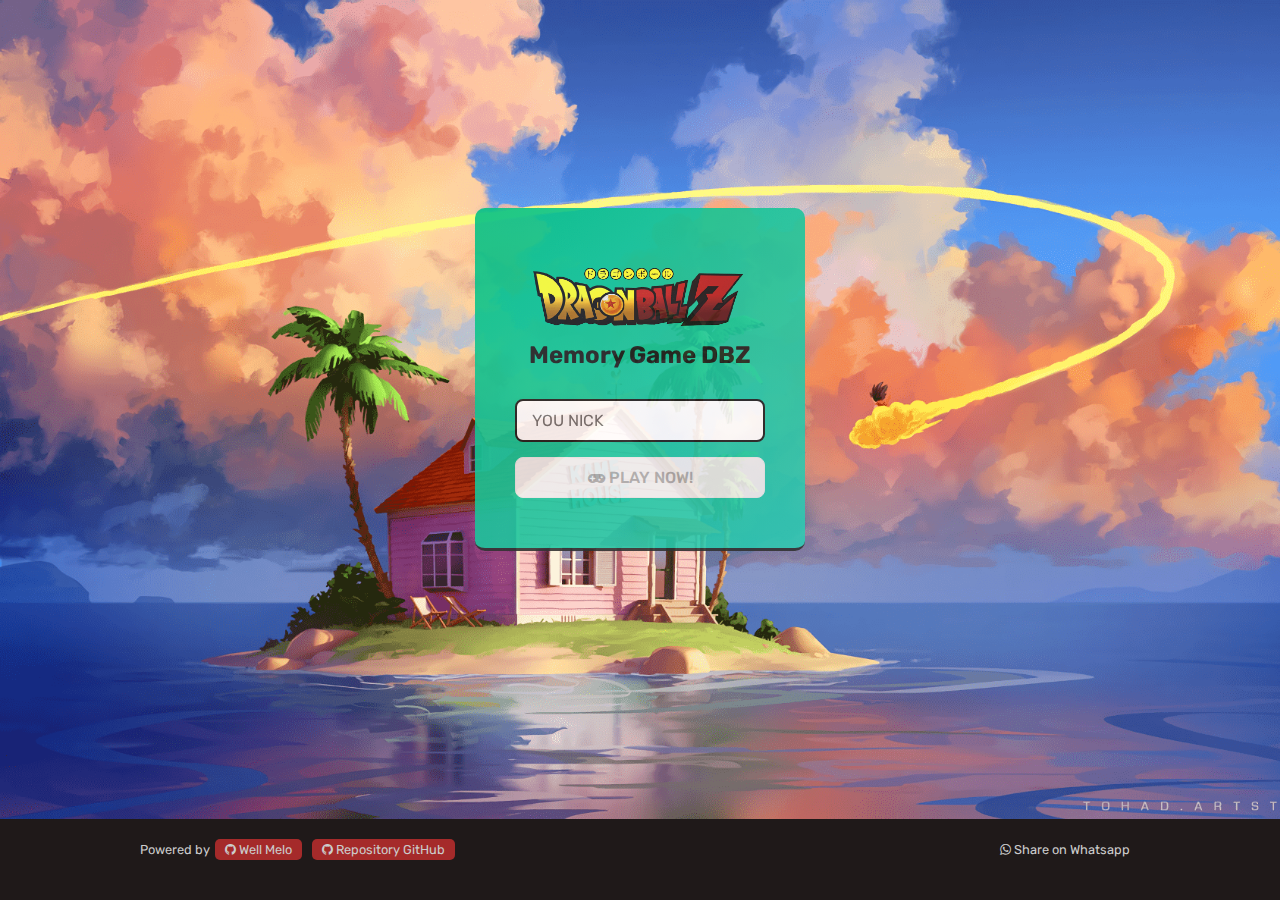
<file: index.html>
<!DOCTYPE html>
<html lang="en">

<head>
    <meta charset="UTF-8" />
    <meta name="viewport" content="width=device-width, initial-scale=1.0" />
    <title>Memory Game DBZ | Well Melo</title>

    <meta property="og:url" content="https://memorygame.wellmelo.com" />
    <meta property="og:type" content="website" />
    <meta property="og:title" content="Memory Game - Dragon Ball Z" />
    <meta property="og:description"
        content="Memory game with Dragon Ball Z theme, have fun and share with your friends!" />
    <meta property="og:image" itemprop="image"
        content="https://memorygame.wellmelo.com/images/memory-game-dbz-wellmelo.jpg" />
    <meta property="og:image:alt" content="Memory Game - Dragon Ball Z" />
    <meta property="og:site_name" content="Well Melo - Desenvolvedor Web" />

    <link rel="apple-touch-icon" sizes="180x180" href="/images/apple-touch-icon.png">
    <link rel="icon" type="image/png" sizes="32x32" href="/images/favicon-32x32.png">
    <link rel="icon" type="image/png" sizes="16x16" href="/images/favicon-16x16.png">
    <link rel="manifest" href="/images/site.webmanifest">

    <link rel="stylesheet" href="./css/reset.css">
    <link rel="stylesheet" href="./css/login.css">
    <link rel="stylesheet" href="https://cdnjs.cloudflare.com/ajax/libs/font-awesome/4.7.0/css/font-awesome.min.css">

    <script defer src="./js/login.js"></script>
</head>

<body>
    <main>
        <form class="login-form">

            <div class="login_header">
                <img src="./images/dragonball-z-logo.png" alt="Dragon Ball Z logo">
                <h1>Memory Game DBZ</h1>
            </div>
            <span id="nameError">Maximum of 13 characters allowed.</span>
            <input type="text" placeholder="YOU NICK" class="login_input" id="nameInput">


            <button type="submit" class="login_button" disabled><i class="fa fa-gamepad" aria-hidden="true"></i> PLAY
                NOW!</button>

        </form>
    </main>

    <footer class="footer_container">
        <div class="footer_container_row">
            <div class="footer_left">
                Powered by
                <a href="https://github.com/wellmelo" target="_blank"><i class="fa fa-github"
                        aria-hidden="true"></i>Well Melo</a>
                <a href="https://github.com/wellmelo/memory-game" target="_blank" class="footer_link"> <i
                        class="fa fa-github" aria-hidden="true"></i>Repository GitHub</a>
            </div>
            <div class="footer_right">
                <a class="whts"
                    href="https://api.whatsapp.com/send?text=Olha que top esse jogo da memória com tema do Dragon Ball Z!! https://memorygame.wellmelo.com"
                    target="_blank" data-action="share/whatsapp/share">
                    <i class="fa fa-whatsapp"></i> Share on Whatsapp
                </a>
            </div>
        </div>
    </footer>
    <!-- Google tag (gtag.js) -->
    <script async src="https://www.googletagmanager.com/gtag/js?id=G-3PXDVS933Z"></script>
    <script>
        window.dataLayer = window.dataLayer || [];
        function gtag() { dataLayer.push(arguments); }
        gtag('js', new Date());

        gtag('config', 'G-3PXDVS933Z');
    </script>
</body>

</html>
</file>
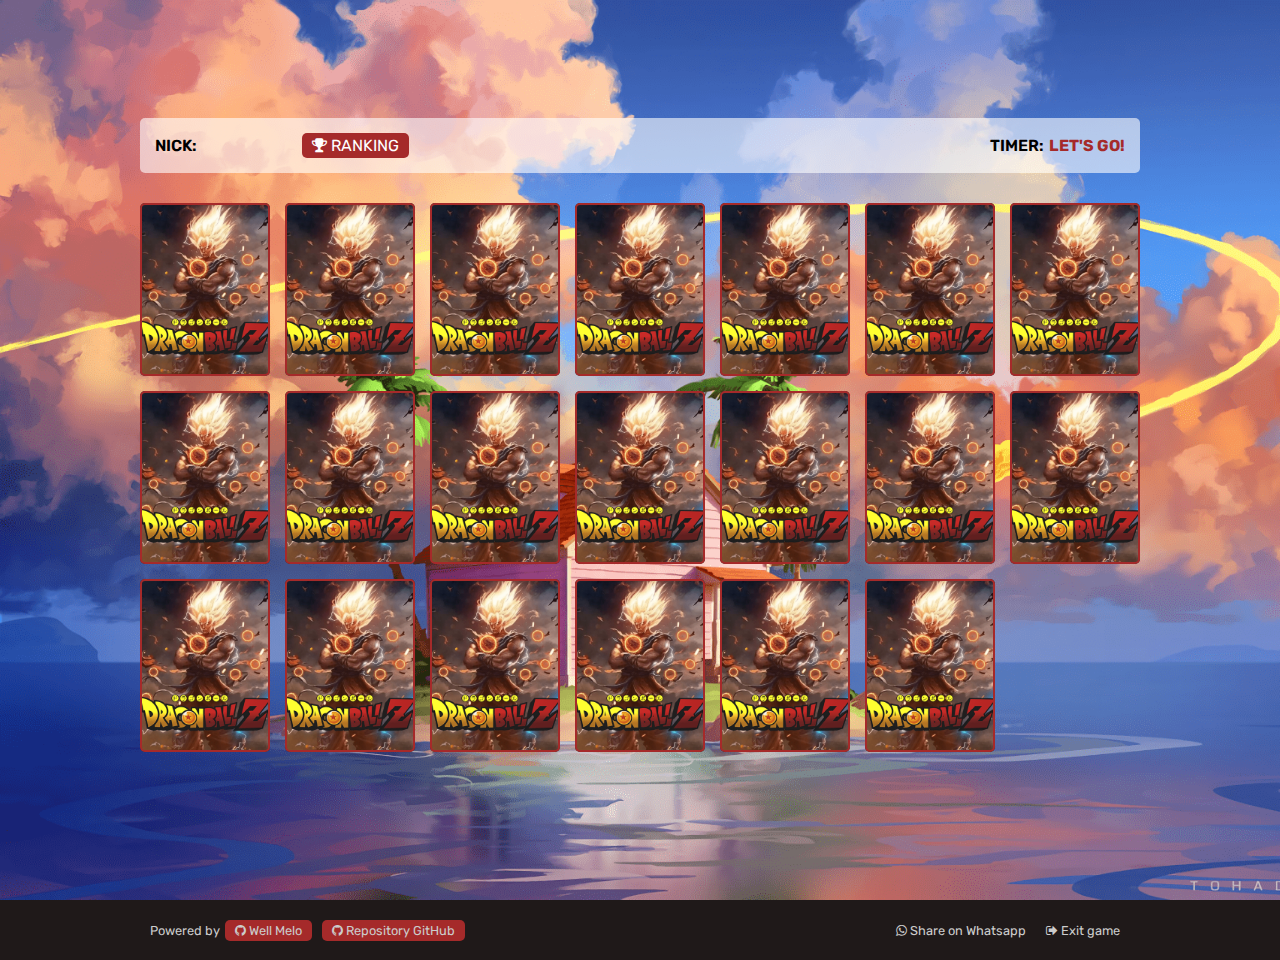
<file: game/index.html>
<!DOCTYPE html>
<html lang="en">

<head>
    <meta charset="UTF-8" />
    <meta name="viewport" content="width=device-width, initial-scale=1.0" />
    <title>Memory Game DBZ | Well Melo</title>

    <meta property="og:url" content="https://memorygame.wellmelo.com" />
    <meta property="og:type" content="website" />
    <meta property="og:title" content="Memory Game - Dragon Ball Z" />
    <meta property="og:description"
        content="Memory game with Dragon Ball Z theme, have fun and share with your friends!" />
    <meta property="og:image" itemprop="image"
        content="https://memorygame.wellmelo.com/images/memory-game-dbz-wellmelo.jpg" />
    <meta property="og:image:alt" content="Memory Game - Dragon Ball Z" />
    <meta property="og:site_name" content="Well Melo - Desenvolvedor Web" />

    <link rel="apple-touch-icon" sizes="180x180" href="/images/apple-touch-icon.png">
    <link rel="icon" type="image/png" sizes="32x32" href="/images/favicon-32x32.png">
    <link rel="icon" type="image/png" sizes="16x16" href="/images/favicon-16x16.png">
    <link rel="manifest" href="/images/site.webmanifest">

    <link rel="stylesheet" href="../css/reset.css">
    <link rel="stylesheet" href="../css/game.css">
    <link rel="stylesheet" href="https://cdnjs.cloudflare.com/ajax/libs/font-awesome/4.7.0/css/font-awesome.min.css">
    <script defer src="../js/game.js"></script>

</head>

<body>

    <main class="conteudo">
        <header class="headPai">

            <div class="headLeft">
                <div class="headLeftUm">
                    <div class="nick">NICK:</div>
                    <div class="player"></div>
                </div>

                <div class="headLeftDois">
                    <button id="myBtn2"><i class="fa fa-trophy" aria-hidden="true"></i> RANKING</button>
                </div>
            </div>


            <div class="headRight">
                <div class="headRightUm">
                    <div class="timer-texto">TIMER:</div>
                    <div class="timer"></div>
                    <span id="timerCombined"><b style="color: #a52a2a;">LET'S GO!</b></span>
                </div>
                <div class="headRightDois">
                    <button onClick="window.location.reload();" class="refresh"><i class="fa fa-gamepad"
                            aria-hidden="true"></i> PLAY AGAIN</button>
                </div>
            </div>
        </header>

        <div class="grid"></div>

        <!-- Trigger/Open The Modal -->
        <button id="myBtn"></button>

        <!-- The Modal -->
        <div id="myModal" class="modal">

            <!-- Modal content -->
            <div class="modal-content">
                <div class="close">&times;</div>
                <p>Congratulations
                    <b><span class="nomeplayer"></span></b>
                    ! You completed the game in
                    <b><span id="timerCombined2">00:00</span></b>
                    time!
                </p>
                <img src="../images/gif_clapping.gif" alt="Goku Win!" class="responsive">
                <!--<button onClick="window.location.reload();" class="refresh">PLAY AGAIN</button> -->
            </div>
        </div>

        <!-- The Modal 2 -->
        <div id="myModal2" class="modal2">
            <!-- Modal content -->
            <div class="modal-content2">
                <div class="close2">&times;</div>
                <span><b>Ranking</b> and <b>History</b>
                    <hr>
                </span>

                <div class="avisoRank">
                    <b>Rank is enabled</b> after finding all the cards.
                    <img src="../images/goku.gif" alt="Goku!" class="responsive">
                </div>

                <div class="tabelaRankingList">
                    <table>
                        <thead>
                            <tr>
                                <th>Position</th>
                                <th>Nick</th>
                                <th>Time</th>
                            </tr>
                        </thead>
                        <tbody id="ranking-list">
                        </tbody>
                    </table>
                </div>

                <button onClick="window.location.reload();" class="rankButton"><i class="fa fa-gamepad"
                        aria-hidden="true"></i> PLAY AGAIN</button>
            </div>
        </div>

    </main>

    <footer class="footer_container">
        <div class="footer_container_row">
            <div class="footer_left">
                Powered by
                <a href="https://github.com/wellmelo" target="_blank"><i class="fa fa-github"
                        aria-hidden="true"></i>Well Melo</a>
                <a href="https://github.com/wellmelo/memory-game" target="_blank" class="footer_link"> <i
                        class="fa fa-github" aria-hidden="true"></i>Repository GitHub</a>

            </div>
            <div class="footer_right">
                <a class="whts"
                    href="https://api.whatsapp.com/send?text=Olha que top esse jogo da memória com tema do Dragon Ball Z!! https://memorygame.wellmelo.com"
                    target="_blank" data-action="share/whatsapp/share">
                    <i class="fa fa-whatsapp"></i> Share on Whatsapp
                </a>
                <a href="/"><i class="fa fa-sign-out" aria-hidden="true"></i> Exit game</a>
            </div>
        </div>
    </footer>
    <!-- Google tag (gtag.js) -->
    <script async src="https://www.googletagmanager.com/gtag/js?id=G-3PXDVS933Z"></script>
    <script>
        window.dataLayer = window.dataLayer || [];
        function gtag() { dataLayer.push(arguments); }
        gtag('js', new Date());

        gtag('config', 'G-3PXDVS933Z');
    </script>
</body>

</html>
</file>
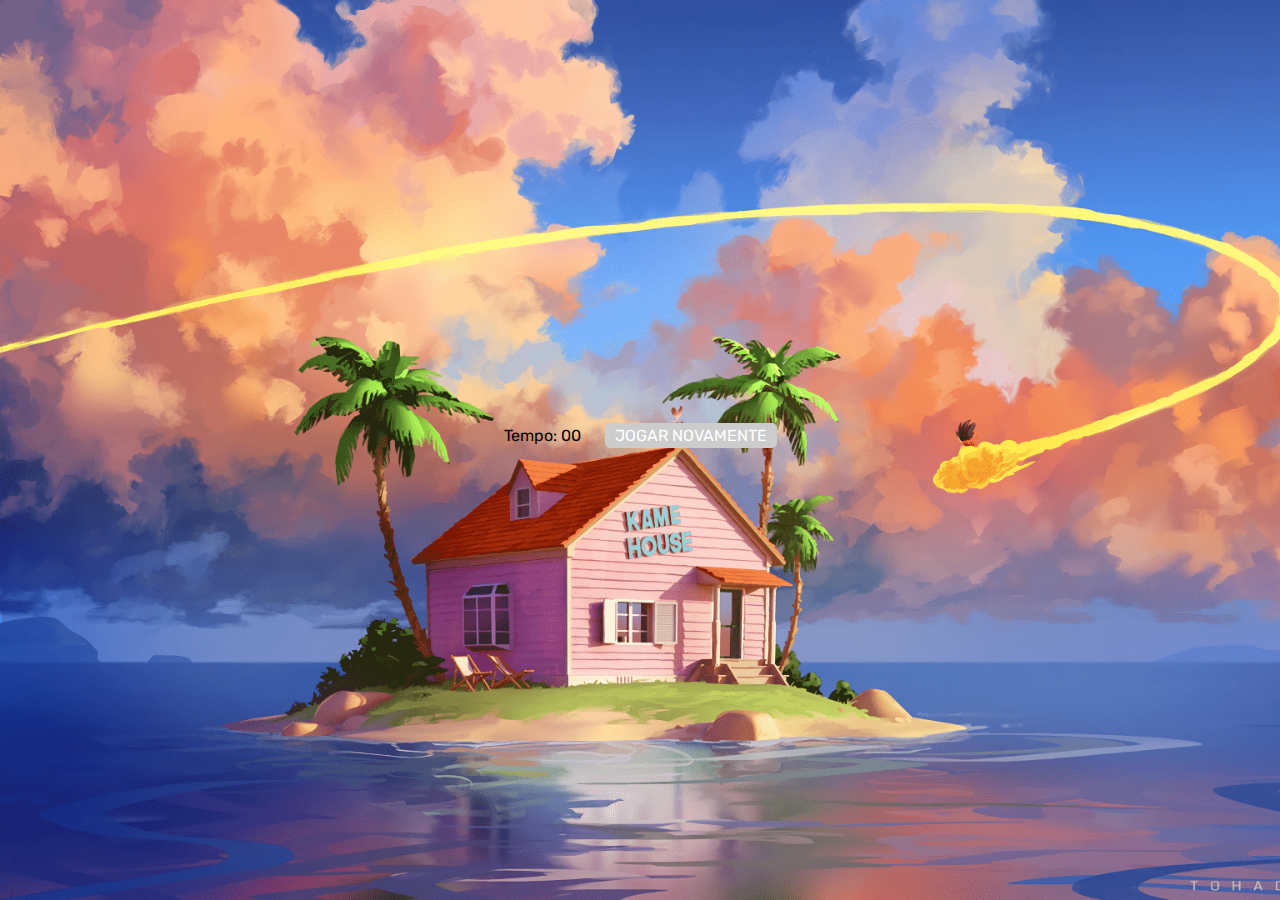
<file: pages/game.html>
<!DOCTYPE html>
<html lang="en">
<head>
    <meta charset="UTF-8">
    <meta http-equiv="X-UA-Compatible" content="IE=edge">
    <meta name="viewport" content="width=device-width, initial-scale=1.0">
    <title>Memory Game DBZ | Login</title>
    <link rel="stylesheet" href="../css/reset.css">
    <link rel="stylesheet" href="../css/game.css">
    <script defer src="../js/game.js"></script>

</head>
<body>

    <main>
        <header>
            <span class="player"></span>
            <span>
                Tempo: <span class="timer">00</span>
                <button onClick="window.location.reload();" class="refresh" disabled>JOGAR NOVAMENTE</button>
            </span>
        </header>

        <div class="grid"></div>
    </main>
    
</body>
</html>
</file>
<file: css/login.css>
/** FIM CSS BOTAO **/

main {
    display: flex;
    flex-direction: column;
    width: 100%;
    min-width: 325px;
    background-image: url('../images/wallpaper-dbz-wellmelo.png');
    background-size: cover;
    height: 91vh;
    align-items: center;
    justify-content: center;
    padding: 20px 20px 50px;
}

@keyframes gradient {
    0% {
        background-position: 0% 50%;
    }
    50% {
        background-position: 100% 50%;
    }
    100% {
        background-position: 0% 50%;
    }
}

#nameError {
    color: #a52a2a;
    display: none;
    padding: 2px 5px;
    margin-bottom: 5px;
    font-size: 0.8em;
    text-align: center;
    background-color: #fff;
    -webkit-border-radius: 5px;
    -moz-border-radius: 5px;
    border-radius: 5px;
}

.login-form {
    background: linear-gradient(-45deg, #6cc7fc, #f88787, #40ccc5, #06c283);
    background-size: 400% 400%;
    opacity: 0.9;
    animation: gradient 5s ease infinite;

    align-items: center;
    display: flex;
    flex-direction: column;
    justify-content: center;
    padding: 50px 40px;
    -webkit-border-radius: 10px;
    -moz-border-radius: 10px;
    border-radius: 10px;
    margin-bottom: 30px;
    border-bottom: 3px solid #333;
}

.login_header {
    align-items: center;
    display: flex;
    flex-direction: column;
    justify-content: center;
    margin-bottom: 30px;
}

.login_header img {
    width: 230px;
}

.login-form h1 {
    color: #222;
    font-size: 1.5em;
    padding-top: 10px;
}

.login_input {
    border: 2px solid #222;
    border-radius: 8px;
    color: #222;
    font-size: 1em;
    margin-bottom: 15px;
    max-width: 250px;
    outline: none;
    padding: 10px 15px;
    width: 100%;
}

.login_button {
    background-color: #a52a2a;
    padding: 10px 15px;
    border-radius: 8px;
    color: #fff;
    cursor: pointer;
    font-size: 1em;
    font-weight: 500;
    text-transform: uppercase;
    max-width: 250px;
    width: 100%;
}

.login_button:disabled {
    background-color: #eee;
    cursor: auto;
    color: #aaa;
    border: 1px solid #e8e8e8;
}

/* Start Footer */

.footer_container {
    background-color: #1f1919;
    width: 100%;
    height: 9vh;
}
.footer_container_row {
    max-width: 1000px;
    min-width: 325px;
    margin: auto;
    display: flex;
    min-height: 60px;
    color: #ccc;
    font-size: 0.8em;
}
.footer_container_row a {
    color: #ccc;
}
.footer_left {
    flex: 50;
    display: flex;
    flex-direction: row;
    align-items: center;
}

.footer_left i {
    padding-right: 3px;
}

.footer_left a {
    text-decoration: none;
    padding: 3px 10px;
    border-radius: 5px;
    text-align: center !important;
    background-color: #a52a2a;
    margin-left: 5px;
    margin-right: 5px;
}

.footer_left a:hover {
    animation: pulse 1s infinite;
    animation-timing-function: linear;
}

/* BOTÃO SAIR DO JOGO */
.footer_right {
    flex: 50;
    display: flex;
    justify-content: flex-end;
    align-items: center;
}

.footer_right a {
    text-decoration: none;
    -webkit-border-radius: 10px;
    -moz-border-radius: 10px;
    border-radius: 10px;
    padding: 0 10px;
    text-align: center !important;
}

.footer_right a:hover {
    animation: pulse2 1s infinite;
    animation-timing-function: linear;
}

@keyframes pulse {
    0% {
        transform: scale(0.95);
        box-shadow: 0 0 0 0 rgba(0, 0, 0, 0.7);
    }

    70% {
        transform: scale(1);
        box-shadow: 0 0 0 10px rgba(0, 0, 0, 0);
    }

    100% {
        transform: scale(0.95);
        box-shadow: 0 0 0 0 rgba(0, 0, 0, 0);
    }
}

@keyframes pulse2 {
    0% {
        transform: scale(0.95);
        box-shadow: 0 0 0 0 rgba(165, 42, 42, 0.7);
    }

    70% {
        transform: scale(1);
        box-shadow: 0 0 0 10px rgba(165, 42, 42, 0);
    }

    100% {
        transform: scale(0.95);
        box-shadow: 0 0 0 0 rgba(165, 42, 42, 0);
    }
}

@media (max-width: 800px) {
    .footer_container_row {
        padding: 10px !important;
    }
}

@media (max-width: 800px) {
    .footer_container_row {
        padding: 10px !important;
    }
    .footer_left {
        flex: 65;
    }
    .footer_right {
        flex: 35;
    }
}

@media (max-width: 590px) {
    body {
        background-color: #1f1919 !important;
    }
    main {
        height: 85vh;
    }
    .footer_container_row {
        width: 100%;
        display: flex;
        color: #ccc;
        font-size: 0.8em;
        flex-direction: column;
        align-items: center;
        padding: 40px 10px;
    }
    .footer_left {
        flex: 100;
        display: flex;
        justify-content: center;
        align-items: center;
        padding: 15px 0 0 0;
    }
    .footer_left a {
        padding: 2px;
    }
    .footer_right {
        flex: 100;
        display: flex;
        justify-content: center;
        align-items: center;
        padding: 15px 0;
    }
}
</file>
<file: css/game.css>
main {
    display: flex;
    flex-direction: column;
    width: 100%;
    min-width: 325px;
    background-image: url('../images/wallpaper-dbz-wellmelo.png');
    background-size: cover;
    min-height: 100vh;
    align-items: center;
    justify-content: center;
    padding: 20px 20px 50px;
}

.headPai {
    display: flex;
    align-items: center;
    background-color: rgba(255, 255, 255, 0.6);
    width: 100%;
    max-width: 1000px;
    padding: 15px;
    margin: 0 0 30px;
    border-radius: 5px;
}

.headLeft {
    flex: 50;
    display: flex;
    align-items: center;
    flex-direction: row;
    justify-content: flex-start;
}

.headLeftUm {
    display: flex;
    justify-content: flex-start;
}

.headRight {
    flex: 50;
    display: flex;
    justify-content: end !important;
    align-items: center;
}

.headRightUm {
    display: flex;
    justify-content: flex-end;
    align-items: flex-start;
}

#myBtn2 {
    padding: 3px 10px;
    cursor: pointer;
    background-color: brown;
    color: #fff;
    border-radius: 5px;
    margin-left: 100px !important;
}

#myBtn2:hover {
    animation: pulse 1s infinite;
    animation-timing-function: linear;
}

.refresh {
    padding: 3px 10px;
    margin-left: 20px;
    border-radius: 5px;
    background-color: #a52a2a;
    color: #fff;
    cursor: pointer;
    animation: pulse 1s infinite;
    animation-timing-function: linear;
}

#myBtn2,
.refresh,
.player,
.timer-texto,
.timer,
#timerCombined,
#timerCombined2 {
    font-size: 1em;
}
.nick,
.player,
.timer-texto {
    font-weight: 600;
}
.player {
    max-width: 150px;
}
.nick,
.timer-texto {
    padding-right: 5px;
}

.grid {
    display: grid;
    grid-template-columns: repeat(7, 1fr);
    gap: 15px;
    width: 100%;
    max-width: 1000px;
    margin: 0px auto;
}

.card {
    aspect-ratio: 3/4;
    width: 100%;
    border-radius: 5px;
    position: relative;
    background-color: #333;
    transition: all 0.4s ease;
    transform-style: preserve-3d;
    backface-visibility: hidden;
    -webkit-transition: all 0.4s ease;
    -webkit-transform-style: preserve-3d;
    -webkit-backface-visibility: hidden;
}

.face {
    width: 100%;
    height: 100%;
    position: absolute;
    background-size: cover;
    background-position: center;
    border: 2px solid #a52a2a;
    border-radius: 5px;
    transition: all 0.4s ease;
    backface-visibility: hidden;
    -webkit-transition: all 0.4s ease;
    -webkit-backface-visibility: hidden;
    cursor: pointer;
}

.face:hover {
    animation: pulse 1s infinite;
    animation-timing-function: linear;
}

.front {
    transform: rotateY(180deg);
}

.back {
    background-image: url('../images/back.png');
    backface-visibility: hidden;
}

.reveal-card {
    transform: rotateY(180deg);
}

.disabled-card {
    filter: saturate(0);
    opacity: 0.9;
    cursor: auto;
}

button.refresh:disabled {
    cursor: auto;
    background-color: #ccc;
}

button.rankButton {
    padding: 3px 10px;
    margin-left: 20px;
    border-radius: 5px;
    background-color: #a52a2a;
    color: #fff;
    cursor: pointer;
    animation: pulse 1s infinite;
    animation-timing-function: linear;
}

button.rankButton:disabled {
    cursor: auto;
    background-color: #ccc;
}
.goku img {
    width: 100%;
}
.tabelaRankingList {
    overflow: scroll;
    overflow-x: overlay;
    max-height: 360px;
    margin-bottom: 10px;
    width: 100%;
}
/* width */
::-webkit-scrollbar {
    width: 3px;
    height: 2px;
}

/* Track */
::-webkit-scrollbar-track {
    box-shadow: inset 0 0 5px white;
    border-radius: 10px;
}

/* Handle */
::-webkit-scrollbar-thumb {
    background: #a52a2a;
    border-radius: 10px;
}

/* Handle on hover */
::-webkit-scrollbar-thumb:hover {
    background: #a52a2a;
}

/* Start Footer */

.footer_container {
    background-color: #1f1919;
    width: 100%;
}
.footer_container_row {
    max-width: 1000px;
    min-width: 325px;
    margin: auto;
    display: flex;
    min-height: 60px;
    color: #ccc;
    font-size: 0.8em;
    padding: 10px;
}
.footer_container_row a {
    color: #ccc;
}
.footer_left {
    flex: 50;
    display: flex;
    flex-direction: row;
    align-items: center;
}

.footer_left i {
    padding-right: 3px;
}

.footer_left a {
    text-decoration: none;
    padding: 3px 10px;
    border-radius: 5px;
    text-align: center !important;
    background-color: #a52a2a;
    margin-left: 5px;
    margin-right: 5px;
}

.footer_left a:hover {
    animation: pulse 1s infinite;
    animation-timing-function: linear;
}

/* BOTÃO SAIR DO JOGO */
.footer_right {
    flex: 50;
    display: flex;
    justify-content: flex-end;
    align-items: center;
}

.footer_right a {
    text-decoration: none;
    -webkit-border-radius: 10px;
    -moz-border-radius: 10px;
    border-radius: 10px;
    padding: 0 10px;
    text-align: center !important;
}

.footer_right a:hover {
    animation: pulse2 1s infinite;
    animation-timing-function: linear;
}

.responsive {
    width: 100%;
    height: auto;
}
.avisoRank img {
    -webkit-border-radius: 10px;
    -moz-border-radius: 10px;
    border-radius: 10px;
    padding-top: 5px;
}

table {
    font-family: arial, sans-serif;
    border-collapse: collapse;
    width: 100%;
}

td,
th {
    border: 1px solid #dddddd;
    text-align: left;
    padding: 8px;
}

tr:nth-child(even) {
    background-color: #dddddd;
}

@keyframes pulse {
    0% {
        transform: scale(0.95);
        box-shadow: 0 0 0 0 rgba(0, 0, 0, 0.7);
    }

    70% {
        transform: scale(1);
        box-shadow: 0 0 0 10px rgba(0, 0, 0, 0);
    }

    100% {
        transform: scale(0.95);
        box-shadow: 0 0 0 0 rgba(0, 0, 0, 0);
    }
}

@keyframes pulse2 {
    0% {
        transform: scale(0.95);
        box-shadow: 0 0 0 0 rgba(165, 42, 42, 0.7);
    }

    70% {
        transform: scale(1);
        box-shadow: 0 0 0 10px rgba(165, 42, 42, 0);
    }

    100% {
        transform: scale(0.95);
        box-shadow: 0 0 0 0 rgba(165, 42, 42, 0);
    }
}

/* Responsive layout - makes a one column-layout instead of a two-column layout */
@media (max-width: 800px) {
    .grid {
        display: grid;
        grid-template-columns: repeat(4, 1fr);
    }

    #myBtn2,
    .refresh,
    .player,
    .timer-texto,
    .timer,
    #timerCombined,
    #timerCombined2 {
        font-size: 1em !important;
    }

    #myBtn2 {
        margin-left: 15px !important;
    }

    .headRightUm {
        display: flex;
        justify-content: flex-end;
        align-items: center;
    }

    /* ESQUERDA NICK */
    .headLeft {
        flex: 55;
    }

    /* DIREITA TIMER */
    .headRight {
        flex: 45;
    }

    .modal {
        padding-top: 100px;
    }
    .modal-content {
        background-color: #fefefe;
        margin: auto;
        padding: 20px;
        border: 1px solid #888;
        width: 80% !important;
        padding-top: 30px !important;
    }

    /* MODAL RANK */

    .modal-content2 {
        background-color: #fefefe;
        margin: auto;
        padding: 20px;
        border: 1px solid #888;
        width: 80% !important;
        padding-top: 30px !important;
    }

    .footer_container_row {
        padding: 10px !important;
    }
    .footer_left {
        flex: 65;
    }
    .footer_right {
        flex: 35;
    }
}

@media (max-width: 590px) {
    body {
        background-color: #1f1919 !important;
    }
    .headPai {
        display: flex;
        padding: 7px;
        font-size: 0.8em;
    }

    .footer-sair {
        display: flex;
        flex-direction: column;
    }

    #myBtn2,
    .refresh,
    .player,
    .timer-texto,
    .timer,
    #timerCombined,
    #timerCombined2 {
        font-size: 1em !important;
    }

    #myBtn2 {
        margin-left: 0px !important;
    }

    .modal2 {
        padding-top: 110px !important;
    }

    /* ESQUERDA NICK */
    .headLeft {
        flex: 55;
        display: flex;
        flex-direction: column;
    }

    .headLeftUm {
        display: flex;
        justify-content: space-around;
    }

    .headLeftDois {
        margin-top: 5px;
    }

    /* DIREITA TIMER */
    .headRight {
        flex: 45;
        display: flex;
        flex-direction: column;
    }
    .headRightUm {
        display: flex;
        justify-content: space-around;
    }
    .headRightDois {
        display: flex;
        justify-content: space-around;
        margin-top: 5px;
    }

    #timerCombined {
        font-size: 12px !important;
    }

    .refresh {
        margin-right: 17px;
    }

    .tabelaRankingList {
        font-size: 13px !important;
    }

    .footer_container_row {
        width: 100%;
        display: flex;
        color: #ccc;
        font-size: 0.8em;
        flex-direction: column;
        align-items: center;
        padding: 40px 10px;
    }
    .footer_left {
        flex: 100;
        display: flex;
        justify-content: center;
        align-items: center;
        padding: 15px 0 0 0;
    }
    .footer_left a {
        padding: 2px;
    }
    .footer_right {
        flex: 100;
        display: flex;
        justify-content: center;
        align-items: center;
        padding: 15px 0;
    }
}

/* The Modal (background) */
.modal {
    display: none; /* Hidden by default */
    position: fixed; /* Stay in place */
    z-index: 1; /* Sit on top */
    padding-top: 100px; /* Location of the box */
    left: 0;
    top: 0;
    width: 100%; /* Full width */
    height: 100%; /* Full height */
    overflow: auto; /* Enable scroll if needed */
    background-color: rgb(0, 0, 0); /* Fallback color */
    background-color: rgba(0, 0, 0, 0.4); /* Black w/ opacity */
}

/* Modal Content */
.modal-content {
    background-color: #fefefe;
    margin: auto;
    padding: 20px;
    min-width: 325px;
    border: 1px solid #888;
    width: 40%;

    text-align: center;
    border-radius: 10px;
    display: flex;
    align-items: center;
    flex-direction: column;
    justify-content: center;
    position: relative;
}

.modal-content P {
    max-width: 300px;
    margin: auto;
}

.modal-content img {
    -webkit-border-radius: 10px;
    -moz-border-radius: 10px;
    border-radius: 10px;
    margin-top: 5px;
}
/* The Close Button */
.close {
    right: 10px;
    top: 0;
    width: 20px;
    height: 20px;
    color: #aaaaaa;
    float: right;
    font-size: 28px;
    font-weight: bold;
    position: absolute;
}

.close:hover,
.close:focus {
    color: #000;
    text-decoration: none;
    cursor: pointer;
}

/* Start style modal 2 */
.modal2 {
    display: none; /* Hidden by default */
    position: fixed; /* Stay in place */
    z-index: 1; /* Sit on top */
    padding-top: 85px; /* Location of the box */
    left: 0;
    top: 0;
    width: 100%; /* Full width */
    height: 100%; /* Full height */
    overflow: auto; /* Enable scroll if needed */
    background-color: rgb(0, 0, 0); /* Fallback color */
    background-color: rgba(0, 0, 0, 0.4); /* Black w/ opacity */
}

/* Modal Content Rank */
.modal-content2 {
    background-color: #fefefe;
    margin: auto;
    padding: 20px;
    border: 1px solid #888;
    width: 40%;
    min-width: 325px;
    text-align: center;
    border-radius: 10px;
    display: flex;
    align-items: center;
    flex-direction: column;
    justify-content: center;
    position: relative;
}

.modal-content2 hr {
    width: 100%;
    border-top: 1px solid red;
    margin-bottom: 10px;
}

/* The Close Button */
.close2 {
    right: 10px;
    top: 0;
    width: 20px;
    height: 20px;
    color: #aaaaaa;
    float: right;
    font-size: 28px;
    font-weight: bold;
    position: absolute;
}

.close2:hover,
.close2:focus {
    color: #000;
    text-decoration: none;
    cursor: pointer;
}
</file>
